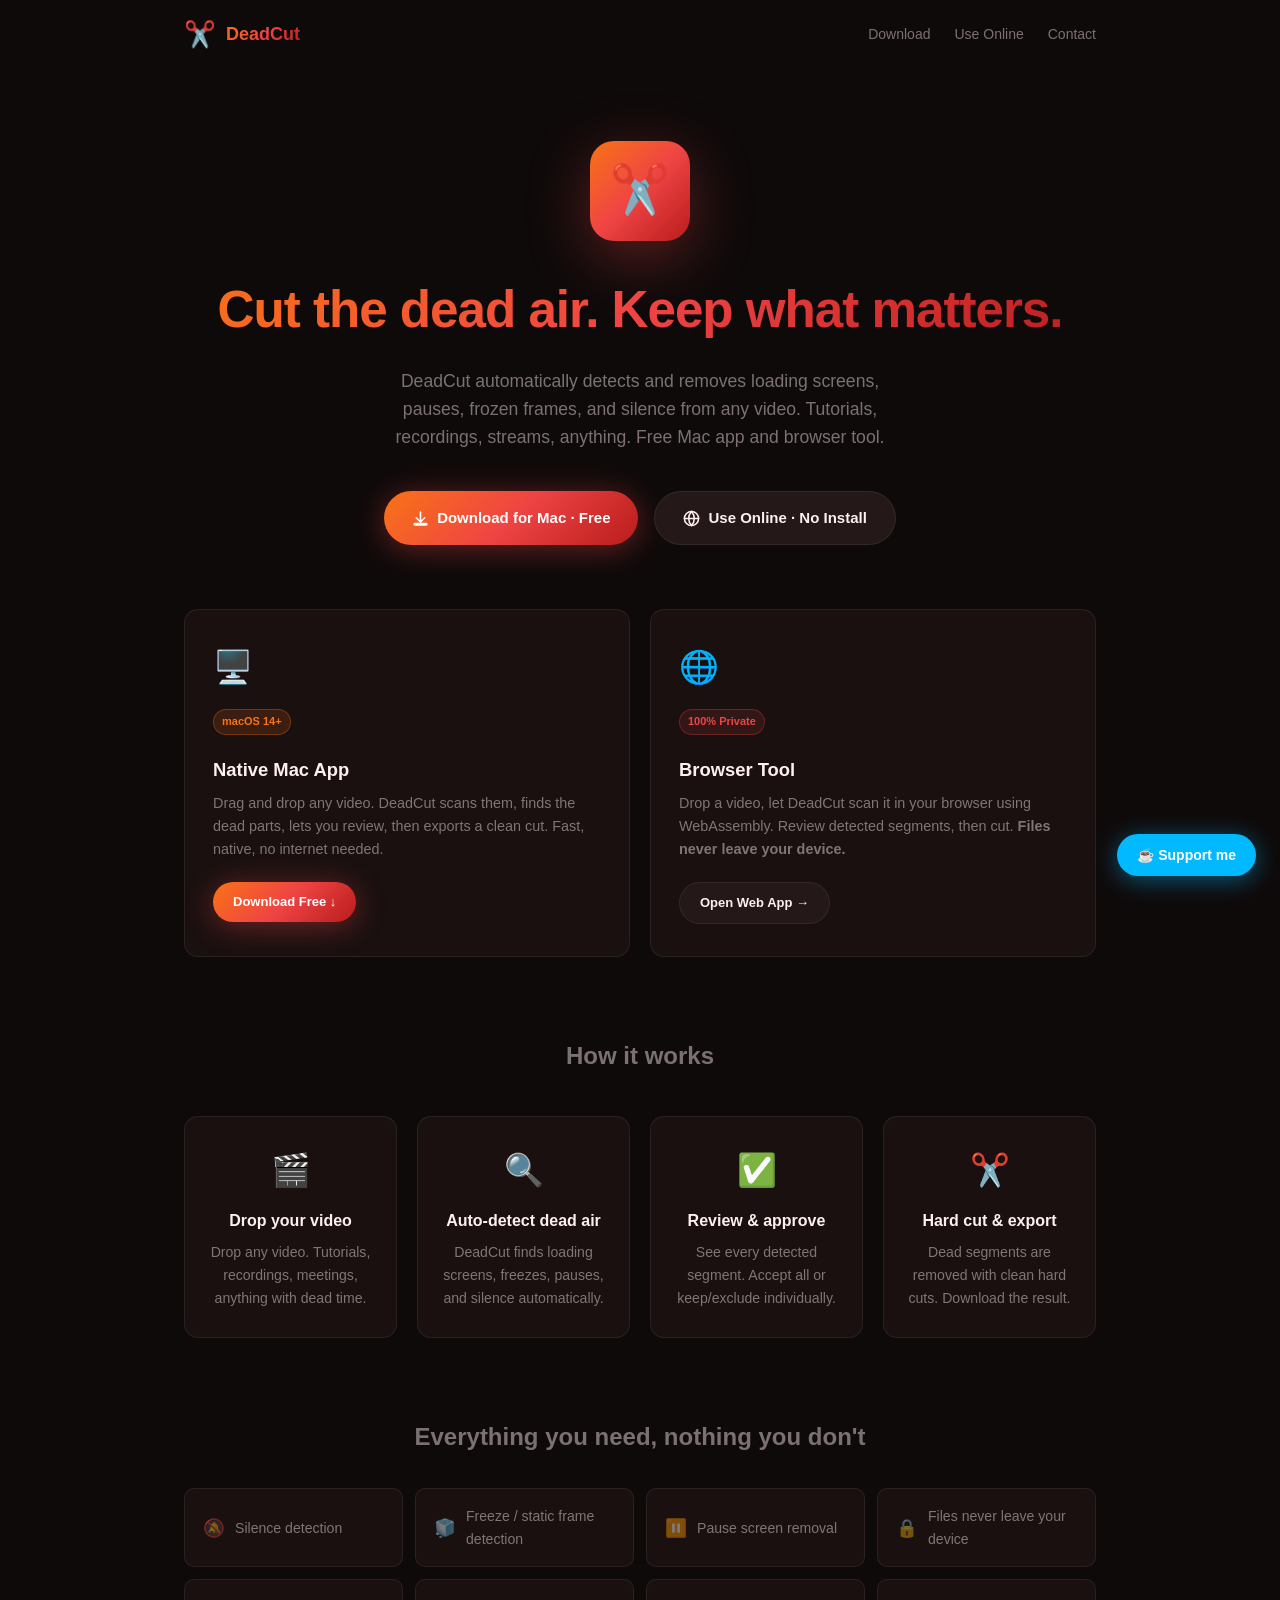
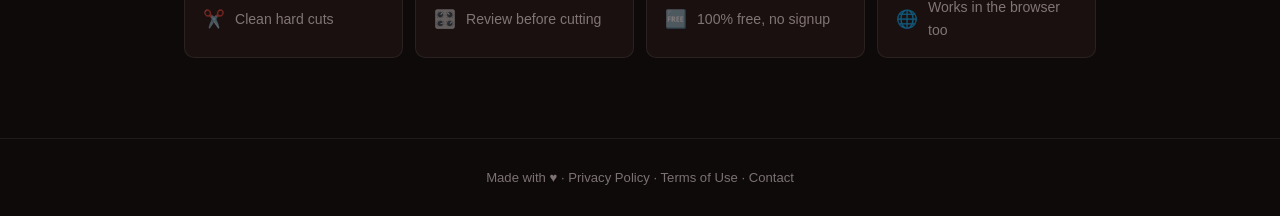
<file: docs/index.html>
<!DOCTYPE html>
<html lang="en">
<head>
  <meta charset="UTF-8" />
  <meta name="viewport" content="width=device-width, initial-scale=1.0" />
  <title>DeadCut · Auto-remove dead air from any video</title>
  <meta name="description" content="DeadCut automatically cuts out loading screens, pauses, and frozen frames from any video. Works on tutorials, recordings, streams, and more. Free Mac app and browser tool. No signup, no uploads." />
  <link rel="icon" type="image/png" href="icon.png" />
  <link rel="stylesheet" href="style.css" />
</head>
<body>

<!-- ── Nav ───────────────────────────────────────────────────── -->
<nav class="nav">
  <a href="index.html" class="nav-logo">
    <span style="font-size:1.6rem;line-height:1;">✂️</span>
    <span class="nav-logo-text">DeadCut</span>
  </a>
  <div class="nav-links">
    <a href="download.html">Download</a>
    <a href="online.html">Use Online</a>
    <a href="contact.html">Contact</a>
  </div>
</nav>

<!-- ── Hero ──────────────────────────────────────────────────── -->
<section class="hero">
  <div class="hero-icon">✂️</div>
  <h1>Cut the dead air. Keep what matters.</h1>
  <p>DeadCut automatically detects and removes loading screens, pauses, frozen frames, and silence from any video. Tutorials, recordings, streams, anything. Free Mac app and browser tool.</p>
  <div class="cta-row">
    <a href="download.html" class="btn btn-primary">
      <svg width="17" height="17" viewBox="0 0 24 24" fill="none" stroke="currentColor" stroke-width="2.2" stroke-linecap="round" stroke-linejoin="round"><path d="M12 17V3"/><path d="m6 11 6 6 6-6"/><rect x="3" y="19" width="18" height="2" rx="1"/></svg>
      Download for Mac · Free
    </a>
    <a href="online.html" class="btn btn-secondary">
      <svg width="17" height="17" viewBox="0 0 24 24" fill="none" stroke="currentColor" stroke-width="2.2" stroke-linecap="round" stroke-linejoin="round"><circle cx="12" cy="12" r="10"/><path d="M2 12h20M12 2a15.3 15.3 0 0 1 4 10 15.3 15.3 0 0 1-4 10 15.3 15.3 0 0 1-4-10 15.3 15.3 0 0 1 4-10z"/></svg>
      Use Online · No Install
    </a>
  </div>
</section>

<!-- ── Option Cards ───────────────────────────────────────────── -->
<div class="cards">
  <a href="download.html" class="card" style="text-decoration:none;color:inherit;">
    <div class="card-icon">🖥️</div>
    <span class="badge">macOS 14+</span>
    <h3>Native Mac App</h3>
    <p>Drag and drop any video. DeadCut scans them, finds the dead parts, lets you review, then exports a clean cut. Fast, native, no internet needed.</p>
    <span class="btn btn-primary" style="font-size:13px;padding:10px 20px;">
      Download Free ↓
    </span>
  </a>

  <a href="online.html" class="card" style="text-decoration:none;color:inherit;">
    <div class="card-icon">🌐</div>
    <span class="badge" style="background:rgba(239,68,68,0.12);color:#ef4444;border-color:rgba(239,68,68,0.3);">100% Private</span>
    <h3>Browser Tool</h3>
    <p>Drop a video, let DeadCut scan it in your browser using WebAssembly. Review detected segments, then cut. <strong>Files never leave your device.</strong></p>
    <span class="btn btn-secondary" style="font-size:13px;padding:10px 20px;">
      Open Web App →
    </span>
  </a>
</div>

<!-- ── How it works ───────────────────────────────────────────── -->
<section style="max-width:960px;margin:0 auto 80px;padding:0 24px;">
  <h2 style="text-align:center;font-size:1.5rem;font-weight:700;margin-bottom:40px;color:var(--muted);">How it works</h2>
  <div style="display:grid;grid-template-columns:repeat(auto-fit,minmax(200px,1fr));gap:20px;">
    <div style="text-align:center;padding:28px 20px;background:var(--surface);border:1px solid var(--border);border-radius:var(--radius);">
      <div style="font-size:2rem;margin-bottom:12px;">🎬</div>
      <h4 style="font-weight:700;margin-bottom:8px;">Drop your video</h4>
      <p style="color:var(--muted);font-size:.88rem;">Drop any video. Tutorials, recordings, meetings, anything with dead time.</p>
    </div>
    <div style="text-align:center;padding:28px 20px;background:var(--surface);border:1px solid var(--border);border-radius:var(--radius);">
      <div style="font-size:2rem;margin-bottom:12px;">🔍</div>
      <h4 style="font-weight:700;margin-bottom:8px;">Auto-detect dead air</h4>
      <p style="color:var(--muted);font-size:.88rem;">DeadCut finds loading screens, freezes, pauses, and silence automatically.</p>
    </div>
    <div style="text-align:center;padding:28px 20px;background:var(--surface);border:1px solid var(--border);border-radius:var(--radius);">
      <div style="font-size:2rem;margin-bottom:12px;">✅</div>
      <h4 style="font-weight:700;margin-bottom:8px;">Review &amp; approve</h4>
      <p style="color:var(--muted);font-size:.88rem;">See every detected segment. Accept all or keep/exclude individually.</p>
    </div>
    <div style="text-align:center;padding:28px 20px;background:var(--surface);border:1px solid var(--border);border-radius:var(--radius);">
      <div style="font-size:2rem;margin-bottom:12px;">✂️</div>
      <h4 style="font-weight:700;margin-bottom:8px;">Hard cut &amp; export</h4>
      <p style="color:var(--muted);font-size:.88rem;">Dead segments are removed with clean hard cuts. Download the result.</p>
    </div>
  </div>
</section>

<!-- ── Features ───────────────────────────────────────────────── -->
<section class="features">
  <h2>Everything you need, nothing you don't</h2>
  <div class="features-grid">
    <div class="feat"><span>🔕</span> Silence detection</div>
    <div class="feat"><span>🧊</span> Freeze / static frame detection</div>
    <div class="feat"><span>⏸️</span> Pause screen removal</div>
    <div class="feat"><span>🔒</span> Files never leave your device</div>
    <div class="feat"><span>✂️</span> Clean hard cuts</div>
    <div class="feat"><span>🎛️</span> Review before cutting</div>
    <div class="feat"><span>🆓</span> 100% free, no signup</div>
    <div class="feat"><span>🌐</span> Works in the browser too</div>
  </div>
</section>

<!-- ── Footer ─────────────────────────────────────────────────── -->
<footer>
  <p>Made with ♥ · <a href="privacy.html">Privacy Policy</a> · <a href="terms.html">Terms of Use</a> · <a href="contact.html">Contact</a></p>
</footer>

<!-- ── Ko-fi ───────────────────────────────────────────────────── -->
<a href="https://ko-fi.com/yooyplay" target="_blank" class="kofi-widget">☕ Support me</a>

</body>
</html>
</file>
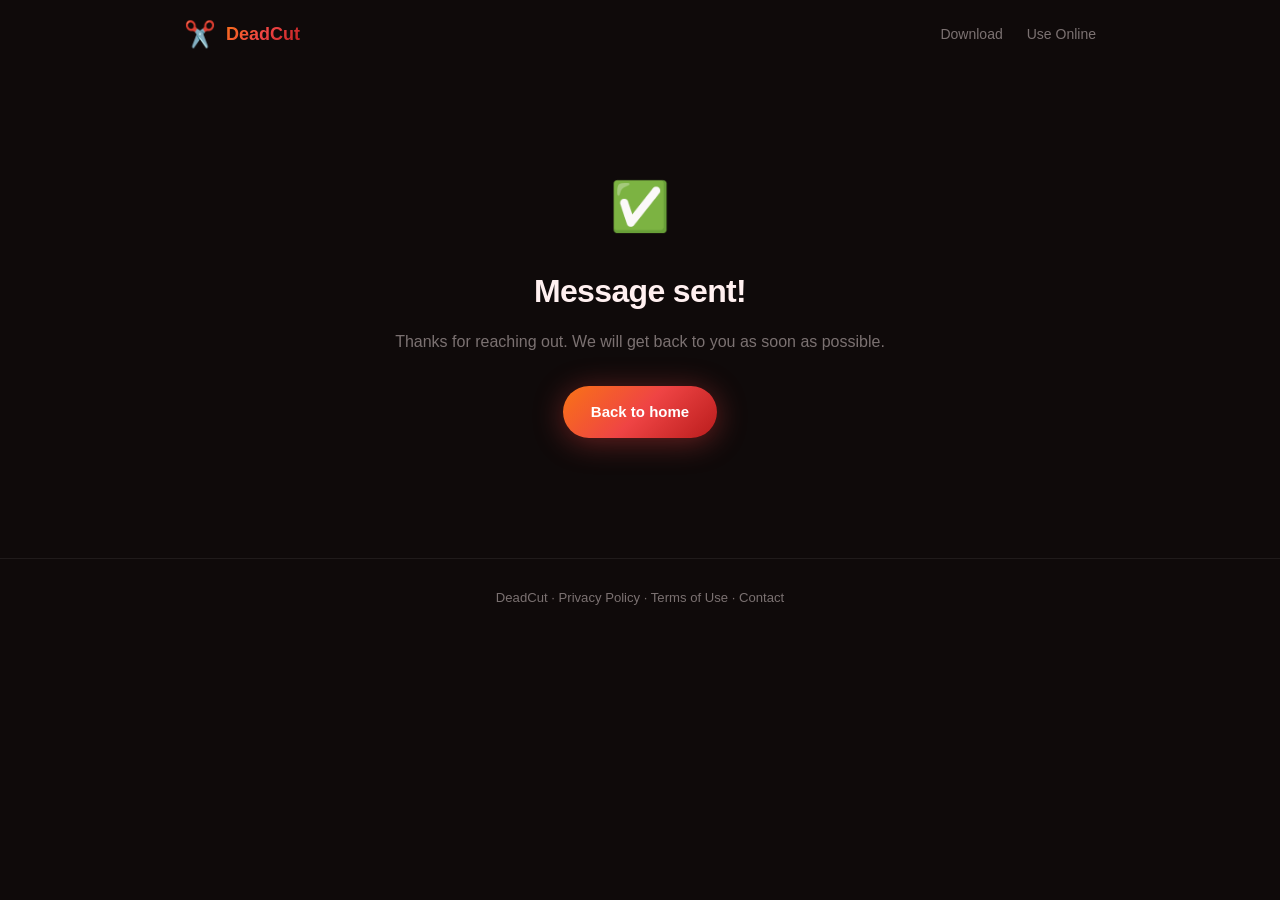
<file: docs/contact-thanks.html>
<!DOCTYPE html>
<html lang="en">
<head>
  <meta charset="UTF-8" />
  <meta name="viewport" content="width=device-width, initial-scale=1.0" />
  <title>Message Sent · DeadCut</title>
  <link rel="icon" type="image/png" href="icon.png" />
  <link rel="stylesheet" href="style.css" />
</head>
<body>

<nav class="nav">
  <a href="index.html" class="nav-logo">
    <span style="font-size:1.6rem;line-height:1;">✂️</span>
    <span class="nav-logo-text">DeadCut</span>
  </a>
  <div class="nav-links">
    <a href="download.html">Download</a>
    <a href="online.html">Use Online</a>
  </div>
</nav>

<div class="page" style="text-align:center;padding-top:100px;">
  <div style="font-size:3rem;margin-bottom:20px;">✅</div>
  <h1 style="margin-bottom:12px;">Message sent!</h1>
  <p style="color:var(--muted);margin-bottom:32px;">Thanks for reaching out. We will get back to you as soon as possible.</p>
  <a href="index.html" class="btn btn-primary">Back to home</a>
</div>

<footer>
  <p>
    DeadCut ·
    <a href="privacy.html">Privacy Policy</a> ·
    <a href="terms.html">Terms of Use</a> ·
    <a href="contact.html">Contact</a>
  </p>
</footer>

</body>
</html>
</file>
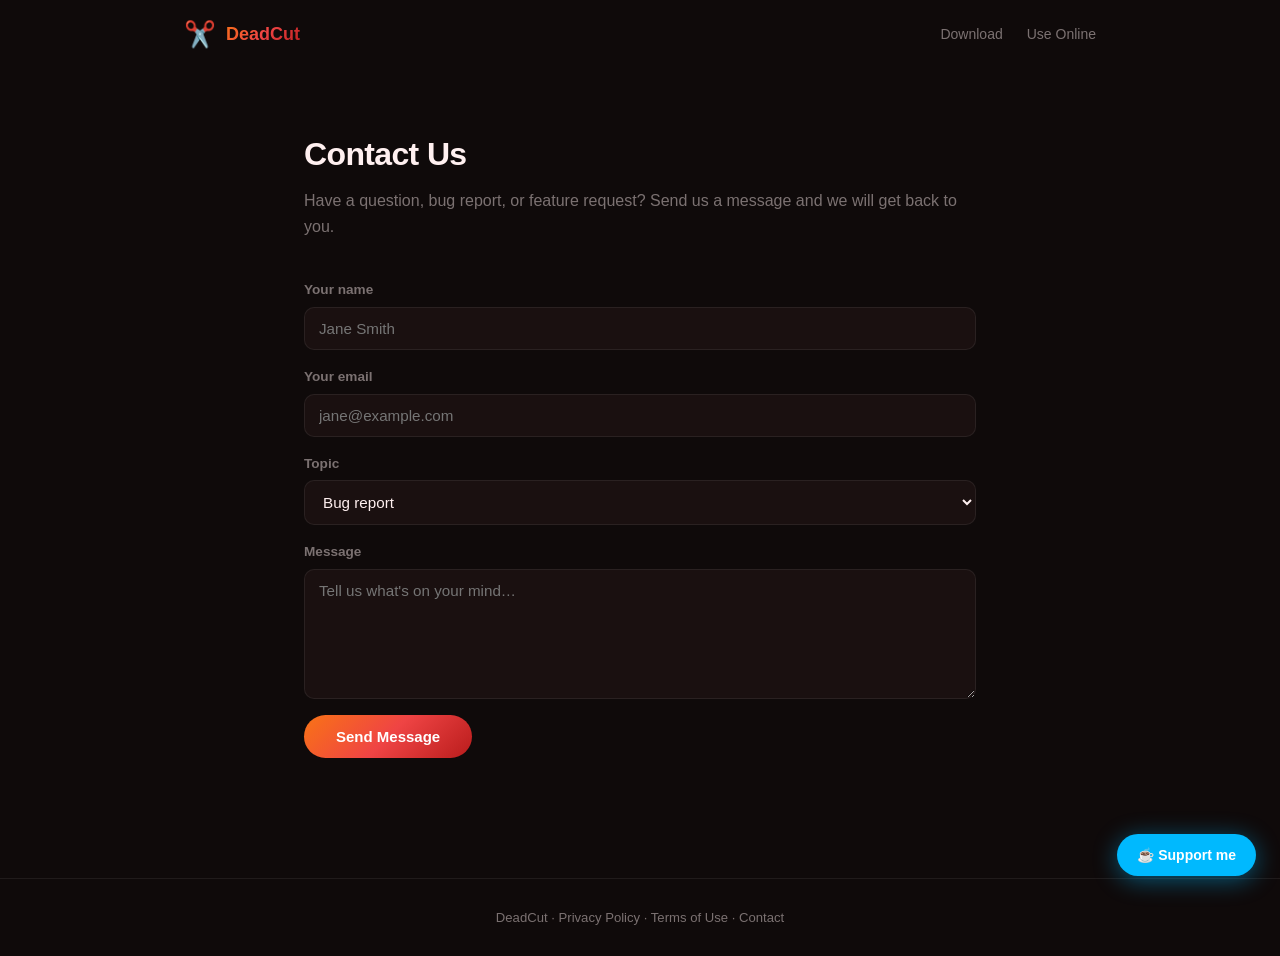
<file: docs/contact.html>
<!DOCTYPE html>
<html lang="en">
<head>
  <meta charset="UTF-8" />
  <meta name="viewport" content="width=device-width, initial-scale=1.0" />
  <title>Contact · DeadCut</title>
  <meta name="description" content="Get in touch with the DeadCut team." />
  <link rel="icon" type="image/png" href="icon.png" />
  <link rel="stylesheet" href="style.css" />
  <style>
    .contact-form { display:flex; flex-direction:column; gap:16px; margin-top:32px; }
    .form-group { display:flex; flex-direction:column; gap:6px; }
    .form-group label { font-size:.85rem; font-weight:600; color:var(--muted); }
    .form-group input, .form-group textarea, .form-group select {
      background:var(--surface); border:1.5px solid var(--border);
      border-radius:10px; padding:12px 14px; color:var(--text);
      font-size:.95rem; font-family:inherit; outline:none; transition:border-color .2s; width:100%;
    }
    .form-group input:focus, .form-group textarea:focus, .form-group select:focus { border-color:var(--a2); }
    .form-group textarea { resize:vertical; min-height:130px; }
    .form-group select option { background:var(--surface2); }
    .submit-btn {
      align-self:flex-start; background:var(--grad); color:#fff;
      border:none; border-radius:50px; padding:13px 32px;
      font-size:15px; font-weight:600; cursor:pointer; transition:opacity .2s, transform .2s;
    }
    .submit-btn:hover { opacity:.9; transform:translateY(-1px); }
  </style>
</head>
<body>

<nav class="nav">
  <a href="index.html" class="nav-logo">
    <span style="font-size:1.6rem;line-height:1;">✂️</span>
    <span class="nav-logo-text">DeadCut</span>
  </a>
  <div class="nav-links">
    <a href="download.html">Download</a>
    <a href="online.html">Use Online</a>
  </div>
</nav>

<div class="page">
  <h1>Contact Us</h1>
  <p>Have a question, bug report, or feature request? Send us a message and we will get back to you.</p>

  <form
    class="contact-form"
    action="https://formsubmit.co/yooyplay@gmail.com"
    method="POST"
  >
    <input type="hidden" name="_subject" value="DeadCut Contact Form" />
    <input type="hidden" name="_captcha" value="false" />
    <input type="hidden" name="_next" value="https://yooyplay.github.io/DeadCut/contact-thanks.html" />
    <input type="text" name="_honey" style="display:none" />

    <div class="form-group">
      <label for="name">Your name</label>
      <input type="text" id="name" name="name" placeholder="Jane Smith" required />
    </div>

    <div class="form-group">
      <label for="email">Your email</label>
      <input type="email" id="email" name="email" placeholder="jane@example.com" required />
    </div>

    <div class="form-group">
      <label for="topic">Topic</label>
      <select id="topic" name="topic">
        <option value="bug">Bug report</option>
        <option value="feature">Feature request</option>
        <option value="question">General question</option>
        <option value="other">Other</option>
      </select>
    </div>

    <div class="form-group">
      <label for="message">Message</label>
      <textarea id="message" name="message" placeholder="Tell us what's on your mind…" required></textarea>
    </div>

    <button type="submit" class="submit-btn">Send Message</button>
  </form>
</div>

<footer>
  <p>
    DeadCut ·
    <a href="privacy.html">Privacy Policy</a> ·
    <a href="terms.html">Terms of Use</a> ·
    <a href="contact.html">Contact</a>
  </p>
</footer>

<a href="https://ko-fi.com/yooyplay" target="_blank" class="kofi-widget">☕ Support me</a>

</body>
</html>
</file>
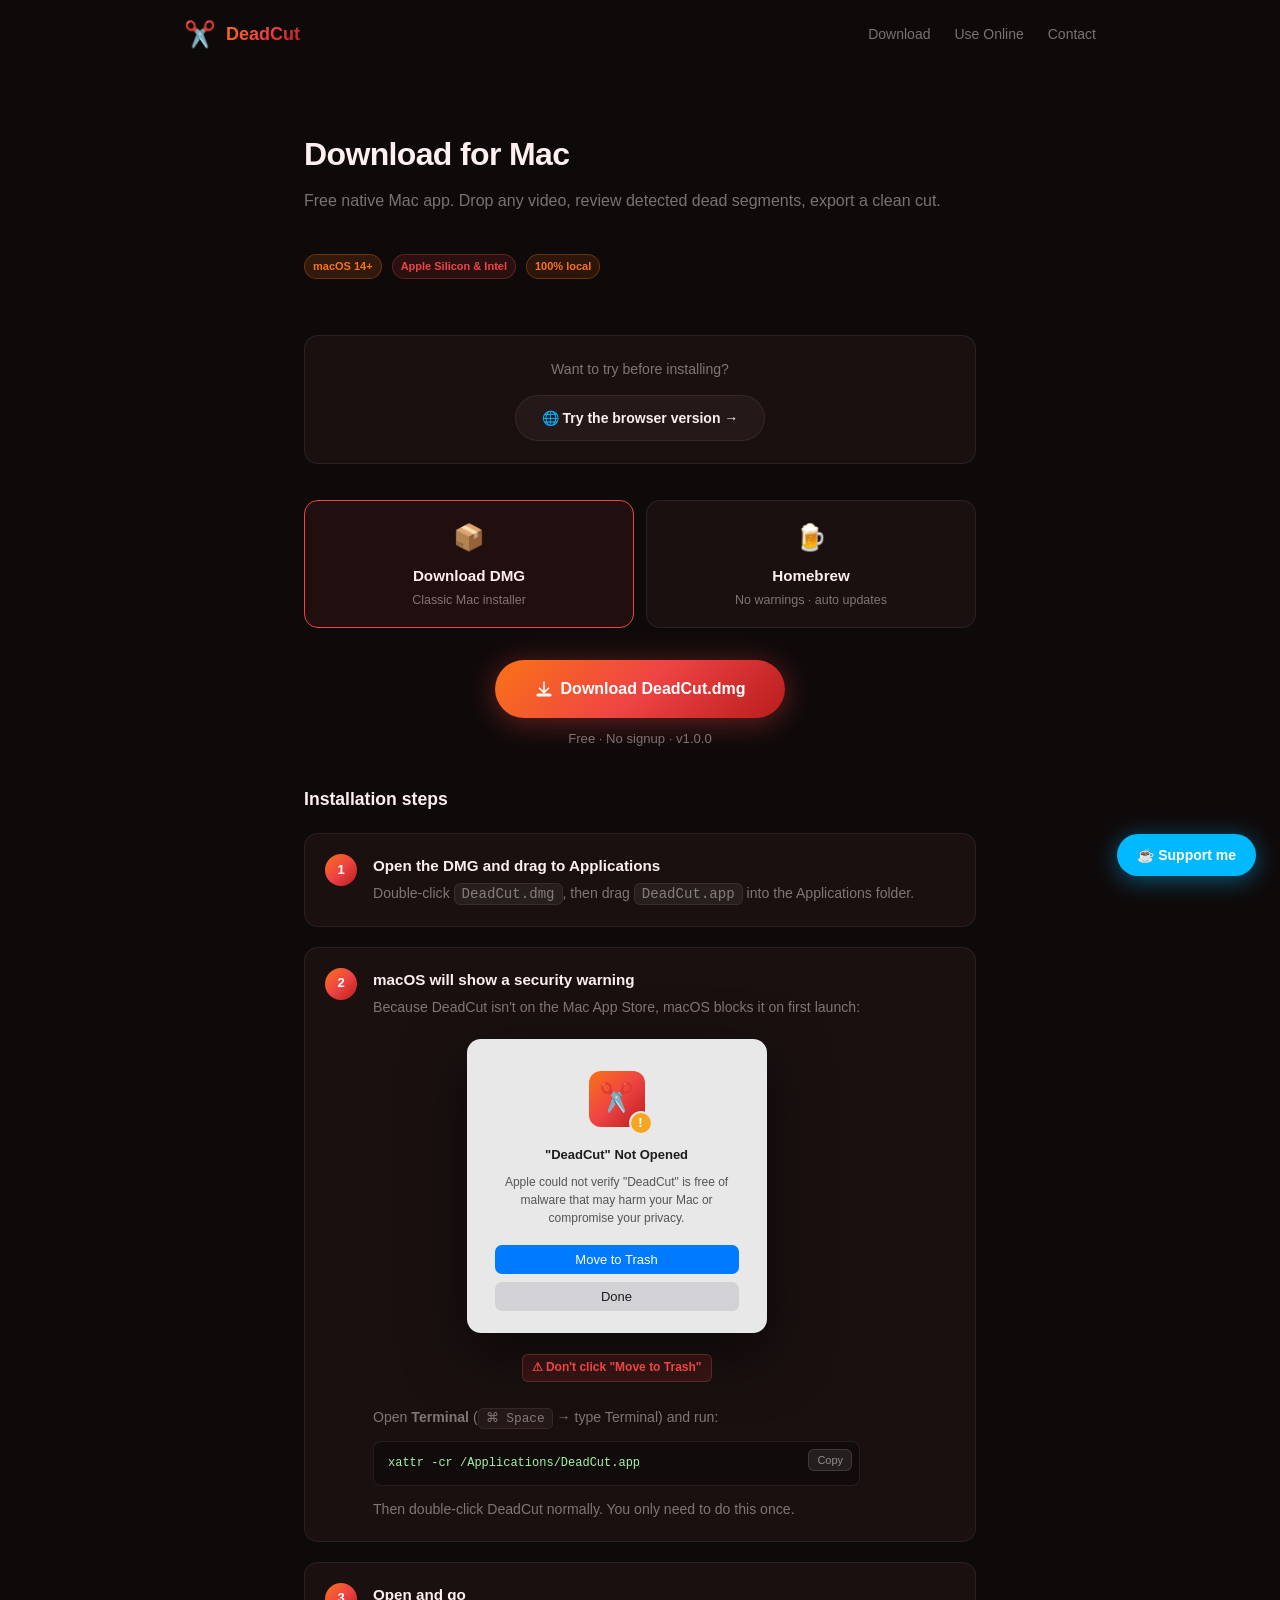
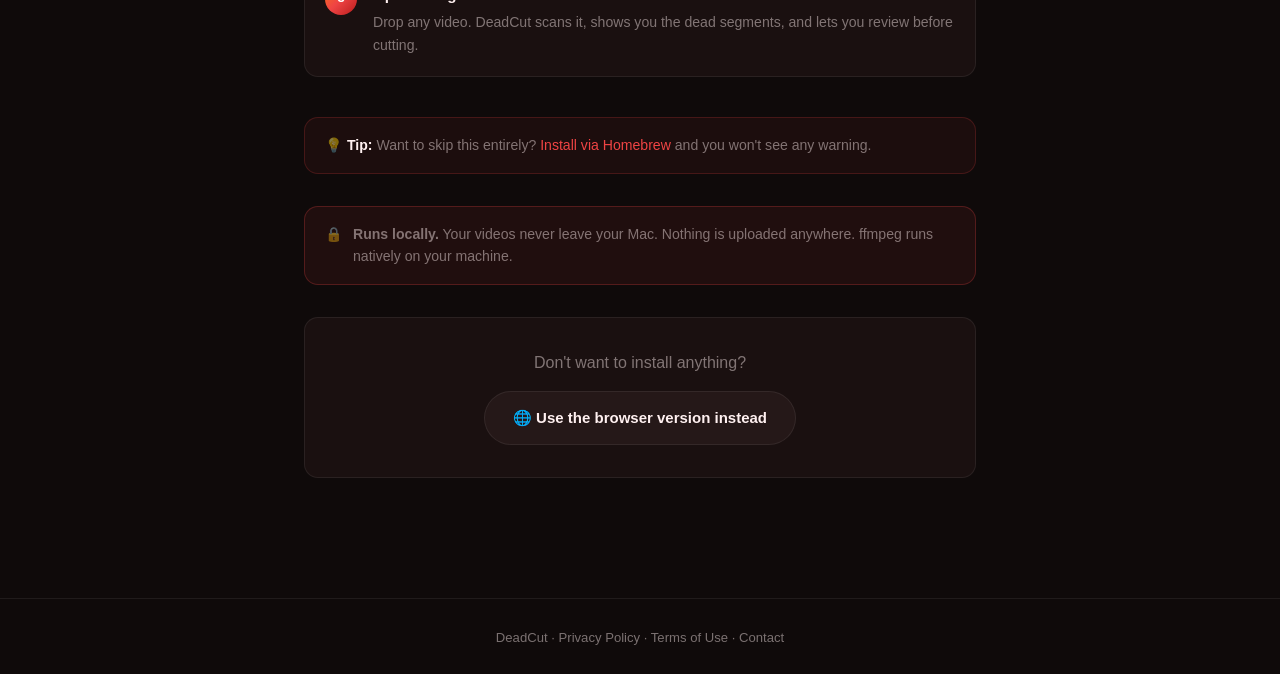
<file: docs/download.html>
<!DOCTYPE html>
<html lang="en">
<head>
  <meta charset="UTF-8" />
  <meta name="viewport" content="width=device-width, initial-scale=1.0" />
  <title>Download DeadCut for Mac</title>
  <meta name="description" content="Download DeadCut, free Mac app to auto-remove dead air from any video." />
  <link rel="icon" type="image/png" href="icon.png" />
  <link rel="stylesheet" href="style.css" />
  <style>
    .step-body { min-width: 0; overflow: hidden; }
    .terminal-wrap { position:relative; margin:12px 0; }
    .terminal-block {
      background:rgba(0,0,0,0.3); border:1px solid rgba(255,255,255,0.08);
      border-radius:8px; padding:12px 14px; padding-right:44px;
      font-family:'SF Mono',Menlo,monospace; font-size:12px;
      color:#a5f3a5; white-space:pre-wrap; word-break:break-all; margin:0;
    }
    .copy-btn {
      position:absolute; top:8px; right:8px;
      background:rgba(255,255,255,0.08); border:1px solid rgba(255,255,255,0.12);
      border-radius:6px; padding:4px 8px; cursor:pointer;
      font-size:11px; color:rgba(255,255,255,0.5);
      transition:background .15s, color .15s;
    }
    .copy-btn:hover { background:rgba(255,255,255,0.15); color:#fff; }
    .copy-btn.copied { color:#a5f3a5; border-color:rgba(165,243,165,0.3); }
    kbd {
      background:var(--surface2); border:1px solid var(--border);
      border-radius:5px; padding:2px 7px; font-family:'SF Mono',Menlo,monospace; font-size:.8rem;
    }
    .gatekeeper-mock {
      background:#e8e8e8; border-radius:14px; padding:28px 28px 22px;
      max-width:300px; margin:20px auto;
      box-shadow:0 20px 60px rgba(0,0,0,0.5); text-align:center;
      font-family:-apple-system,BlinkMacSystemFont,sans-serif;
    }
    .gk-icon-wrap { width:64px; height:64px; margin:0 auto 14px; position:relative; display:flex; align-items:center; justify-content:center; }
    .gk-app-icon { width:56px; height:56px; background:linear-gradient(135deg,#f97316,#ef4444,#b91c1c); border-radius:12px; display:flex;align-items:center;justify-content:center;font-size:28px; }
    .gk-warn-badge { position:absolute; bottom:-4px; right:-4px; width:24px; height:24px; background:#f5a623; border-radius:50%; border:2px solid #e8e8e8; display:flex; align-items:center; justify-content:center; font-size:13px; font-weight:900; color:#fff; line-height:1; }
    .gk-title { font-size:13px; font-weight:700; color:#1d1d1f; margin-bottom:8px; }
    .gk-body { font-size:12px; color:#555; line-height:1.5; margin-bottom:18px; }
    .gk-btns { display:flex; flex-direction:column; gap:8px; }
    .gk-btn { padding:7px; border-radius:7px; font-size:13px; font-weight:500; border:none; cursor:default; }
    .gk-btn.primary { background:#007aff; color:#fff; }
    .gk-btn.secondary { background:#d1d1d6; color:#1d1d1f; }
    .gk-label { display:inline-block; background:rgba(239,68,68,0.12); color:#ef4444; border:1px solid rgba(239,68,68,0.3); border-radius:6px; font-size:.75rem; font-weight:600; padding:3px 9px; margin-bottom:14px; }
    .method-tabs { display:flex; gap:12px; margin-bottom:32px; }
    .method-tab { flex:1; padding:16px; border-radius:var(--radius); border:1.5px solid var(--border); background:var(--surface); cursor:pointer; text-align:center; transition:border-color .2s, background .2s; }
    .method-tab.active { border-color:var(--a2); background:rgba(239,68,68,0.08); }
    .method-tab .tab-icon { font-size:1.6rem; margin-bottom:6px; }
    .method-tab .tab-title { font-weight:700; font-size:.95rem; }
    .method-tab .tab-sub { font-size:.78rem; color:var(--muted); margin-top:3px; }
    .method-panel { display:none; }
    .method-panel.active { display:block; }
  </style>
</head>
<body>

<!-- ── Nav ───────────────────────────────────────────────────── -->
<nav class="nav">
  <a href="index.html" class="nav-logo">
    <span style="font-size:1.6rem;line-height:1;">✂️</span>
    <span class="nav-logo-text">DeadCut</span>
  </a>
  <div class="nav-links">
    <a href="download.html">Download</a>
    <a href="online.html">Use Online</a>
    <a href="contact.html">Contact</a>
  </div>
</nav>

<div class="page">

  <h1>Download for Mac</h1>
  <p>Free native Mac app. Drop any video, review detected dead segments, export a clean cut.</p>

  <div style="display:flex;gap:10px;flex-wrap:wrap;margin-bottom:36px;">
    <span class="badge">macOS 14+</span>
    <span class="badge" style="background:rgba(239,68,68,0.12);color:var(--a2);border-color:rgba(239,68,68,0.3);">Apple Silicon &amp; Intel</span>
    <span class="badge" style="background:rgba(249,115,22,0.12);color:var(--a1);border-color:rgba(249,115,22,0.3);">100% local</span>
  </div>

  <!-- Try browser version -->
  <div style="text-align:center;padding:22px;background:var(--surface);border:1px solid var(--border);border-radius:var(--radius);margin-bottom:36px;">
    <p style="color:var(--muted);font-size:.88rem;margin-bottom:14px;">Want to try before installing?</p>
    <a href="online.html" class="btn btn-secondary" style="font-size:14px;padding:11px 26px;">
      🌐 Try the browser version →
    </a>
  </div>

  <!-- Method Tabs -->
  <div class="method-tabs">
    <div class="method-tab active" onclick="switchTab('dmg')">
      <div class="tab-icon">📦</div>
      <div class="tab-title">Download DMG</div>
      <div class="tab-sub">Classic Mac installer</div>
    </div>
    <div class="method-tab" onclick="switchTab('brew')">
      <div class="tab-icon">🍺</div>
      <div class="tab-title">Homebrew</div>
      <div class="tab-sub">No warnings · auto updates</div>
    </div>
  </div>

  <!-- ── DMG Panel ──────────────────────────────────────────────── -->
  <div class="method-panel active" id="panel-dmg">

    <div style="text-align:center;margin-bottom:36px;">
      <a href="https://github.com/yooyplay/DeadCut/releases/latest/download/DeadCut.dmg"
         class="btn btn-primary" style="font-size:16px;padding:16px 40px;">
        <svg width="18" height="18" viewBox="0 0 24 24" fill="none" stroke="currentColor" stroke-width="2.2" stroke-linecap="round" stroke-linejoin="round"><path d="M12 17V3"/><path d="m6 11 6 6 6-6"/><rect x="3" y="19" width="18" height="2" rx="1"/></svg>
        Download DeadCut.dmg
      </a>
      <p style="margin-top:10px;color:var(--muted);font-size:.82rem;">Free · No signup · v1.0.0</p>
    </div>

    <h2 style="font-size:1.1rem;font-weight:700;margin-bottom:20px;">Installation steps</h2>
    <div class="steps">

      <div class="step">
        <div class="step-num">1</div>
        <div class="step-body">
          <h4>Open the DMG and drag to Applications</h4>
          <p>Double-click <code>DeadCut.dmg</code>, then drag <code>DeadCut.app</code> into the Applications folder.</p>
        </div>
      </div>

      <div class="step">
        <div class="step-num">2</div>
        <div class="step-body">
          <h4>macOS will show a security warning</h4>
          <p>Because DeadCut isn't on the Mac App Store, macOS blocks it on first launch:</p>

          <div class="gatekeeper-mock">
            <div class="gk-icon-wrap">
              <div class="gk-app-icon">✂️</div>
              <div class="gk-warn-badge">!</div>
            </div>
            <div class="gk-title">"DeadCut" Not Opened</div>
            <div class="gk-body">Apple could not verify "DeadCut" is free of malware that may harm your Mac or compromise your privacy.</div>
            <div class="gk-btns">
              <button class="gk-btn primary">Move to Trash</button>
              <button class="gk-btn secondary">Done</button>
            </div>
          </div>

          <div style="text-align:center;"><span class="gk-label">⚠ Don't click "Move to Trash"</span></div>

          <p style="margin-top:10px;">Open <strong>Terminal</strong> (<kbd>⌘ Space</kbd> → type Terminal) and run:</p>
          <div class="terminal-wrap"><pre class="terminal-block">xattr -cr /Applications/DeadCut.app</pre><button class="copy-btn" onclick="copyCode(this)">Copy</button></div>
          <p>Then double-click DeadCut normally. You only need to do this once.</p>
        </div>
      </div>

      <div class="step">
        <div class="step-num">3</div>
        <div class="step-body">
          <h4>Open and go</h4>
          <p>Drop any video. DeadCut scans it, shows you the dead segments, and lets you review before cutting.</p>
        </div>
      </div>

    </div>

    <div style="background:rgba(239,68,68,0.06);border:1px solid rgba(239,68,68,0.2);border-radius:var(--radius);padding:16px 20px;margin-top:8px;font-size:.88rem;color:var(--muted);">
      💡 <strong style="color:var(--text);">Tip:</strong> Want to skip this entirely?
      <a href="#" onclick="switchTab('brew');return false;" style="color:var(--a2);">Install via Homebrew</a> and you won't see any warning.
    </div>

  </div>

  <!-- ── Homebrew Panel ─────────────────────────────────────────── -->
  <div class="method-panel" id="panel-brew">

    <div style="background:var(--surface);border:1px solid var(--border);border-radius:var(--radius);padding:22px;margin-bottom:28px;">
      <h3 style="font-size:.95rem;font-weight:700;margin-bottom:8px;">🍺 What is Homebrew?</h3>
      <p style="font-size:.88rem;color:var(--muted);line-height:1.7;margin:0;">Homebrew is a free package manager for Mac used by millions of developers. You run a command in Terminal and it handles the download, checksum check, and install. No Gatekeeper warnings, and updating later is one command.</p>
    </div>

    <h2 style="font-size:1.1rem;font-weight:700;margin-bottom:20px;">Install via Homebrew</h2>
    <div class="steps">

      <div class="step">
        <div class="step-num">1</div>
        <div class="step-body">
          <h4>Install Homebrew (skip if you already have it)</h4>
          <p>Open Terminal (<kbd>⌘ Space</kbd> → type <em>Terminal</em>) and run:</p>
          <div class="terminal-wrap"><pre class="terminal-block">/bin/bash -c "$(curl -fsSL https://raw.githubusercontent.com/Homebrew/install/HEAD/install.sh)"</pre><button class="copy-btn" onclick="copyCode(this)">Copy</button></div>
        </div>
      </div>

      <div class="step">
        <div class="step-num">2</div>
        <div class="step-body">
          <h4>Install DeadCut</h4>
          <div class="terminal-wrap"><pre class="terminal-block">brew tap yooyplay/tap
brew trust yooyplay/tap
brew reinstall --cask deadcut
xattr -cr /Applications/DeadCut.app
open /Applications/DeadCut.app</pre><button class="copy-btn" onclick="copyCode(this)">Copy</button></div>
        </div>
      </div>

      <div class="step">
        <div class="step-num">3</div>
        <div class="step-body">
          <h4>Update anytime with one command</h4>
          <div class="terminal-wrap"><pre class="terminal-block">brew upgrade --cask deadcut</pre><button class="copy-btn" onclick="copyCode(this)">Copy</button></div>
        </div>
      </div>

    </div>

  </div>

  <!-- Privacy note -->
  <div class="warning" style="margin-top:32px;">
    <span>🔒</span>
    <div><strong>Runs locally.</strong> Your videos never leave your Mac. Nothing is uploaded anywhere. ffmpeg runs natively on your machine.</div>
  </div>

  <!-- Browser fallback -->
  <div style="text-align:center;padding:32px;background:var(--surface);border:1px solid var(--border);border-radius:var(--radius);margin-top:24px;">
    <p style="color:var(--muted);margin-bottom:16px;">Don't want to install anything?</p>
    <a href="online.html" class="btn btn-secondary">🌐 Use the browser version instead</a>
  </div>

</div>

<!-- ── Footer ─────────────────────────────────────────────────── -->
<footer>
  <p>DeadCut · <a href="privacy.html">Privacy Policy</a> · <a href="terms.html">Terms of Use</a> · <a href="contact.html">Contact</a></p>
</footer>

<!-- ── Ko-fi ───────────────────────────────────────────────────── -->
<a href="https://ko-fi.com/yooyplay" target="_blank" class="kofi-widget">☕ Support me</a>

<script>
function copyCode(btn) {
  var text = btn.previousElementSibling.innerText;
  navigator.clipboard.writeText(text).then(function() {
    btn.textContent = 'Copied!';
    btn.classList.add('copied');
    setTimeout(function() { btn.textContent = 'Copy'; btn.classList.remove('copied'); }, 2000);
  });
}
function switchTab(tab) {
  document.querySelectorAll('.method-tab').forEach(function(t, i) {
    t.classList.toggle('active', (tab === 'dmg' && i === 0) || (tab === 'brew' && i === 1));
  });
  document.getElementById('panel-dmg').classList.toggle('active', tab === 'dmg');
  document.getElementById('panel-brew').classList.toggle('active', tab === 'brew');
  window.scrollTo({top: 0, behavior: 'smooth'});
}
</script>

</body>
</html>
</file>
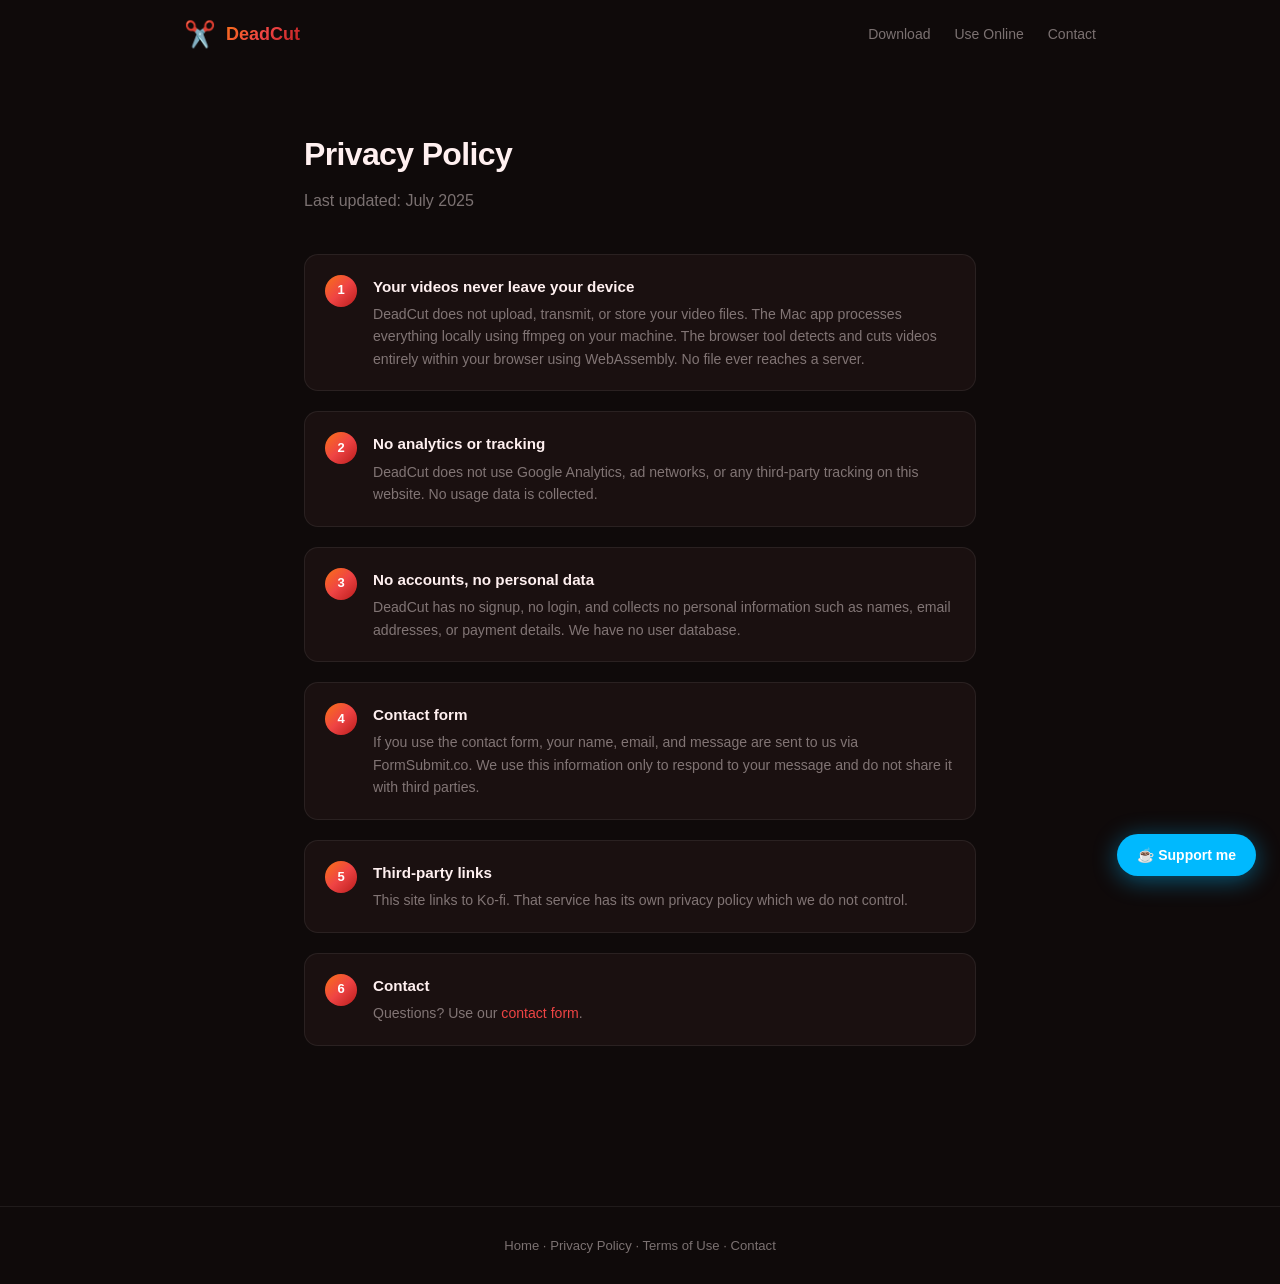
<file: docs/privacy.html>
<!DOCTYPE html>
<html lang="en">
<head>
  <meta charset="UTF-8" />
  <meta name="viewport" content="width=device-width, initial-scale=1.0" />
  <title>Privacy Policy · DeadCut</title>
  <meta name="description" content="Privacy Policy for DeadCut, free dead air remover for any video." />
  <link rel="icon" type="image/png" href="icon.png" />
  <link rel="stylesheet" href="style.css" />
</head>
<body>

<nav class="nav">
  <a href="index.html" class="nav-logo">
    <span style="font-size:1.6rem;line-height:1;">✂️</span>
    <span class="nav-logo-text">DeadCut</span>
  </a>
  <div class="nav-links">
    <a href="download.html">Download</a>
    <a href="online.html">Use Online</a>
    <a href="contact.html">Contact</a>
  </div>
</nav>

<div class="page">
  <h1>Privacy Policy</h1>
  <p style="color:var(--muted);margin-bottom:40px;">Last updated: July 2025</p>

  <div class="steps">

    <div class="step">
      <div class="step-num">1</div>
      <div class="step-body">
        <h4>Your videos never leave your device</h4>
        <p>DeadCut does not upload, transmit, or store your video files. The Mac app processes everything locally using ffmpeg on your machine. The browser tool detects and cuts videos entirely within your browser using WebAssembly. No file ever reaches a server.</p>
      </div>
    </div>

    <div class="step">
      <div class="step-num">2</div>
      <div class="step-body">
        <h4>No analytics or tracking</h4>
        <p>DeadCut does not use Google Analytics, ad networks, or any third-party tracking on this website. No usage data is collected.</p>
      </div>
    </div>

    <div class="step">
      <div class="step-num">3</div>
      <div class="step-body">
        <h4>No accounts, no personal data</h4>
        <p>DeadCut has no signup, no login, and collects no personal information such as names, email addresses, or payment details. We have no user database.</p>
      </div>
    </div>

    <div class="step">
      <div class="step-num">4</div>
      <div class="step-body">
        <h4>Contact form</h4>
        <p>If you use the contact form, your name, email, and message are sent to us via FormSubmit.co. We use this information only to respond to your message and do not share it with third parties.</p>
      </div>
    </div>

    <div class="step">
      <div class="step-num">5</div>
      <div class="step-body">
        <h4>Third-party links</h4>
        <p>This site links to Ko-fi. That service has its own privacy policy which we do not control.</p>
      </div>
    </div>

    <div class="step">
      <div class="step-num">6</div>
      <div class="step-body">
        <h4>Contact</h4>
        <p>Questions? Use our <a href="contact.html">contact form</a>.</p>
      </div>
    </div>

  </div>
</div>

<footer>
  <p>
    <a href="index.html">Home</a> ·
    <a href="privacy.html">Privacy Policy</a> ·
    <a href="terms.html">Terms of Use</a> ·
    <a href="contact.html">Contact</a>
  </p>
</footer>

<a href="https://ko-fi.com/yooyplay" target="_blank" class="kofi-widget">☕ Support me</a>

</body>
</html>
</file>
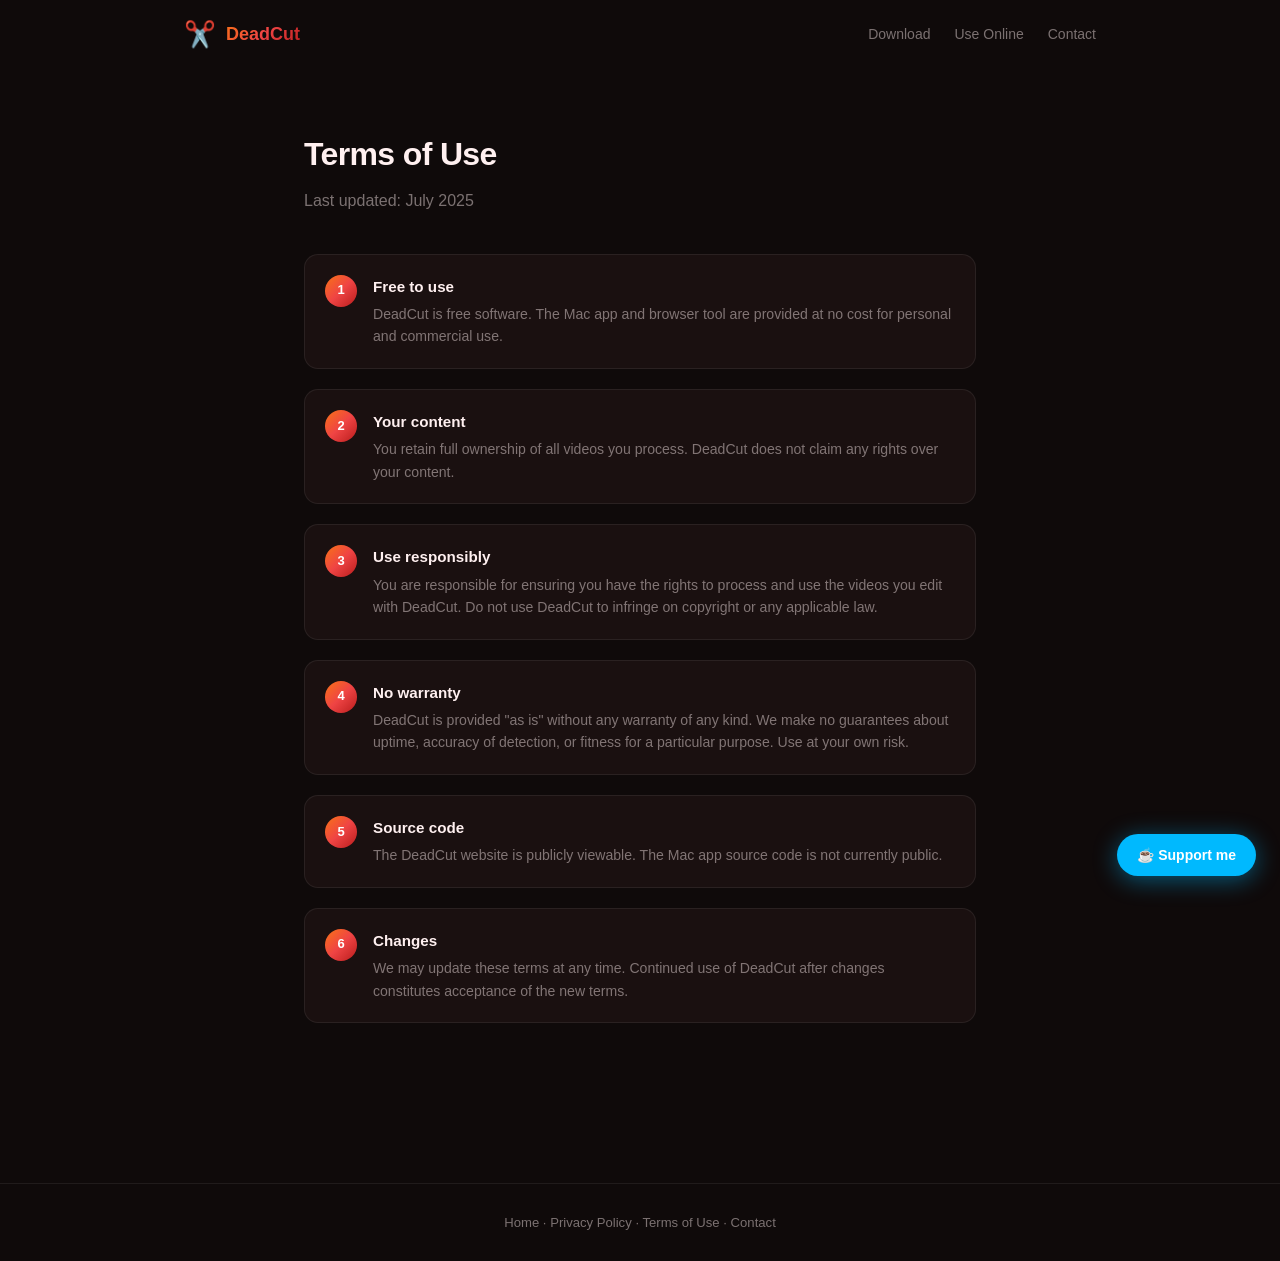
<file: docs/terms.html>
<!DOCTYPE html>
<html lang="en">
<head>
  <meta charset="UTF-8" />
  <meta name="viewport" content="width=device-width, initial-scale=1.0" />
  <title>Terms of Use · DeadCut</title>
  <meta name="description" content="Terms of Use for DeadCut, free dead air remover for any video." />
  <link rel="icon" type="image/png" href="icon.png" />
  <link rel="stylesheet" href="style.css" />
</head>
<body>

<nav class="nav">
  <a href="index.html" class="nav-logo">
    <span style="font-size:1.6rem;line-height:1;">✂️</span>
    <span class="nav-logo-text">DeadCut</span>
  </a>
  <div class="nav-links">
    <a href="download.html">Download</a>
    <a href="online.html">Use Online</a>
    <a href="contact.html">Contact</a>
  </div>
</nav>

<div class="page">
  <h1>Terms of Use</h1>
  <p style="color:var(--muted);margin-bottom:40px;">Last updated: July 2025</p>

  <div class="steps">

    <div class="step">
      <div class="step-num">1</div>
      <div class="step-body">
        <h4>Free to use</h4>
        <p>DeadCut is free software. The Mac app and browser tool are provided at no cost for personal and commercial use.</p>
      </div>
    </div>

    <div class="step">
      <div class="step-num">2</div>
      <div class="step-body">
        <h4>Your content</h4>
        <p>You retain full ownership of all videos you process. DeadCut does not claim any rights over your content.</p>
      </div>
    </div>

    <div class="step">
      <div class="step-num">3</div>
      <div class="step-body">
        <h4>Use responsibly</h4>
        <p>You are responsible for ensuring you have the rights to process and use the videos you edit with DeadCut. Do not use DeadCut to infringe on copyright or any applicable law.</p>
      </div>
    </div>

    <div class="step">
      <div class="step-num">4</div>
      <div class="step-body">
        <h4>No warranty</h4>
        <p>DeadCut is provided "as is" without any warranty of any kind. We make no guarantees about uptime, accuracy of detection, or fitness for a particular purpose. Use at your own risk.</p>
      </div>
    </div>

    <div class="step">
      <div class="step-num">5</div>
      <div class="step-body">
        <h4>Source code</h4>
        <p>The DeadCut website is publicly viewable. The Mac app source code is not currently public.</p>
      </div>
    </div>

    <div class="step">
      <div class="step-num">6</div>
      <div class="step-body">
        <h4>Changes</h4>
        <p>We may update these terms at any time. Continued use of DeadCut after changes constitutes acceptance of the new terms.</p>
      </div>
    </div>

  </div>
</div>

<footer>
  <p>
    <a href="index.html">Home</a> ·
    <a href="privacy.html">Privacy Policy</a> ·
    <a href="terms.html">Terms of Use</a> ·
    <a href="contact.html">Contact</a>
  </p>
</footer>

<a href="https://ko-fi.com/yooyplay" target="_blank" class="kofi-widget">☕ Support me</a>

</body>
</html>
</file>
<file: docs/style.css>
/* ── Reset & Base ─────────────────────────────────────────────── */
*, *::before, *::after { box-sizing: border-box; margin: 0; padding: 0; }

:root {
  --bg:        #0f0a0a;
  --surface:   #1a1010;
  --surface2:  #251818;
  --border:    rgba(255,255,255,0.07);
  --text:      #fff0f0;
  --muted:     rgba(255,240,240,0.45);
  --a1:        #f97316;
  --a2:        #ef4444;
  --a3:        #b91c1c;
  --grad:      linear-gradient(135deg, #f97316, #ef4444, #b91c1c);
  --radius:    14px;
}

html { scroll-behavior: smooth; }

body {
  background: var(--bg);
  color: var(--text);
  font-family: -apple-system, BlinkMacSystemFont, "Segoe UI", sans-serif;
  font-size: 16px;
  line-height: 1.6;
  min-height: 100vh;
}

a { color: var(--a2); text-decoration: none; }
a:hover { text-decoration: underline; }

/* ── Ko-fi Widget ─────────────────────────────────────────────── */
.kofi-widget {
  position: fixed !important;
  bottom: 24px !important;
  right: 24px !important;
  z-index: 9999 !important;
  display: inline-flex !important;
  align-items: center;
  gap: 8px;
  background: #00b9fe !important;
  color: #fff !important;
  font-size: 14px;
  font-weight: 600;
  padding: 10px 20px;
  border-radius: 50px;
  text-decoration: none !important;
  box-shadow: 0 4px 24px rgba(0,185,254,0.45);
  transition: transform .2s, box-shadow .2s;
}
.kofi-widget:hover {
  transform: translateY(-2px);
  box-shadow: 0 8px 32px rgba(0,185,254,0.6);
  text-decoration: none !important;
  color: #fff !important;
}

/* ── Navbar ───────────────────────────────────────────────────── */
.nav {
  display: flex;
  align-items: center;
  justify-content: space-between;
  max-width: 960px;
  margin: 0 auto;
  padding: 20px 24px;
}
.nav-logo {
  display: flex;
  align-items: center;
  gap: 10px;
  font-weight: 700;
  font-size: 18px;
  color: var(--text);
  text-decoration: none;
}
.nav-logo img { width: 32px; height: 32px; border-radius: 8px; }
.nav-logo-text {
  background: var(--grad);
  -webkit-background-clip: text;
  -webkit-text-fill-color: transparent;
  background-clip: text;
}
.nav-links { display: flex; gap: 24px; }
.nav-links a { color: var(--muted); font-size: 14px; transition: color .2s; }
.nav-links a:hover { color: var(--text); text-decoration: none; }

/* ── Hero ─────────────────────────────────────────────────────── */
.hero {
  max-width: 960px;
  margin: 0 auto;
  padding: 72px 24px 64px;
  text-align: center;
}
.hero-icon {
  width: 100px;
  height: 100px;
  border-radius: 24px;
  box-shadow: 0 16px 60px rgba(239,68,68,0.35);
  margin: 0 auto 28px;
  display: block;
  background: var(--grad);
  display: flex;
  align-items: center;
  justify-content: center;
  font-size: 3rem;
}
.hero h1 {
  font-size: clamp(2rem, 5vw, 3.2rem);
  font-weight: 800;
  letter-spacing: -.02em;
  background: var(--grad);
  -webkit-background-clip: text;
  -webkit-text-fill-color: transparent;
  background-clip: text;
  margin-bottom: 16px;
}
.hero p {
  color: var(--muted);
  font-size: 1.1rem;
  max-width: 520px;
  margin: 0 auto 40px;
}

/* ── CTA Buttons ──────────────────────────────────────────────── */
.cta-row {
  display: flex;
  gap: 16px;
  justify-content: center;
  flex-wrap: wrap;
}
.btn {
  display: inline-flex;
  align-items: center;
  gap: 8px;
  padding: 14px 28px;
  border-radius: 50px;
  font-size: 15px;
  font-weight: 600;
  cursor: pointer;
  transition: transform .2s, box-shadow .2s, opacity .2s;
  text-decoration: none;
  border: none;
}
.btn:hover { transform: translateY(-2px); text-decoration: none; }
.btn-primary {
  background: var(--grad);
  color: #fff;
  box-shadow: 0 4px 30px rgba(239,68,68,0.4);
}
.btn-primary:hover { box-shadow: 0 8px 40px rgba(239,68,68,0.55); }
.btn-secondary {
  background: var(--surface2);
  color: var(--text);
  border: 1px solid var(--border);
}
.btn-secondary:hover { border-color: rgba(255,255,255,0.2); }
.btn:disabled { opacity: .5; cursor: not-allowed; transform: none !important; }

/* ── Cards ────────────────────────────────────────────────────── */
.cards {
  display: grid;
  grid-template-columns: repeat(auto-fit, minmax(280px, 1fr));
  gap: 20px;
  max-width: 960px;
  margin: 0 auto;
  padding: 0 24px 80px;
}
.card {
  background: var(--surface);
  border: 1px solid var(--border);
  border-radius: var(--radius);
  padding: 32px 28px;
  transition: border-color .2s, transform .2s;
}
.card:hover { border-color: rgba(255,255,255,0.14); transform: translateY(-2px); }
.card-icon { font-size: 2rem; margin-bottom: 14px; }
.card h3 { font-size: 1.15rem; font-weight: 700; margin-bottom: 8px; }
.card p { color: var(--muted); font-size: .9rem; margin-bottom: 20px; }
.badge {
  display: inline-block;
  font-size: 11px;
  font-weight: 600;
  padding: 3px 8px;
  border-radius: 20px;
  background: rgba(249,115,22,0.15);
  color: var(--a1);
  border: 1px solid rgba(249,115,22,0.3);
  margin-bottom: 20px;
}

/* ── Feature Grid ─────────────────────────────────────────────── */
.features {
  max-width: 960px;
  margin: 0 auto 80px;
  padding: 0 24px;
}
.features h2 {
  text-align: center;
  font-size: 1.5rem;
  font-weight: 700;
  margin-bottom: 32px;
  color: var(--muted);
}
.features-grid {
  display: grid;
  grid-template-columns: repeat(auto-fit, minmax(200px, 1fr));
  gap: 12px;
}
.feat {
  background: var(--surface);
  border: 1px solid var(--border);
  border-radius: 10px;
  padding: 16px 18px;
  font-size: .88rem;
  display: flex;
  align-items: center;
  gap: 10px;
  color: var(--muted);
}
.feat span { font-size: 1.1rem; }

/* ── Page (download / online) ─────────────────────────────────── */
.page {
  max-width: 720px;
  margin: 0 auto;
  padding: 60px 24px 120px;
}
.page h1 {
  font-size: 2rem;
  font-weight: 800;
  letter-spacing: -.02em;
  margin-bottom: 8px;
}
.page > p { color: var(--muted); margin-bottom: 40px; }

/* Steps */
.steps { display: flex; flex-direction: column; gap: 20px; margin-bottom: 40px; }
.step {
  display: flex;
  gap: 16px;
  background: var(--surface);
  border: 1px solid var(--border);
  border-radius: var(--radius);
  padding: 20px;
}
.step-num {
  width: 32px; height: 32px;
  border-radius: 50%;
  background: var(--grad);
  display: flex; align-items: center; justify-content: center;
  font-size: 13px; font-weight: 700; color: #fff;
  flex-shrink: 0;
}
.step-body h4 { font-size: .95rem; font-weight: 700; margin-bottom: 4px; }
.step-body p, .step-body code { color: var(--muted); font-size: .88rem; }
code {
  background: rgba(255,255,255,0.06);
  border: 1px solid var(--border);
  border-radius: 6px;
  padding: 2px 7px;
  font-family: "SF Mono", Menlo, monospace;
  font-size: .83rem;
}

/* Warning box */
.warning {
  background: rgba(239,68,68,0.08);
  border: 1px solid rgba(239,68,68,0.25);
  border-radius: var(--radius);
  padding: 16px 20px;
  font-size: .88rem;
  color: var(--muted);
  margin-bottom: 32px;
  display: flex;
  gap: 10px;
}

/* ── Online tool ──────────────────────────────────────────────── */
.drop-zone {
  border: 2px dashed var(--border);
  border-radius: var(--radius);
  padding: 60px 24px;
  text-align: center;
  cursor: pointer;
  transition: border-color .2s, background .2s;
  margin-bottom: 28px;
  position: relative;
}
.drop-zone.dragover {
  border-color: var(--a2);
  background: rgba(239,68,68,0.05);
}
.drop-zone input[type=file] {
  position: absolute; inset: 0; opacity: 0; cursor: pointer; width: 100%; height: 100%;
}
.drop-zone-icon { font-size: 3rem; margin-bottom: 12px; }
.drop-zone h3 { font-size: 1.1rem; font-weight: 600; margin-bottom: 6px; }
.drop-zone p { color: var(--muted); font-size: .9rem; }

.progress-wrap {
  background: var(--surface);
  border: 1px solid var(--border);
  border-radius: var(--radius);
  padding: 24px;
  margin-bottom: 20px;
  display: none;
}
.progress-wrap.visible { display: block; }
.progress-label { font-size: .88rem; color: var(--muted); margin-bottom: 10px; }
.progress-bar-bg {
  background: var(--surface2);
  border-radius: 99px;
  height: 6px;
  overflow: hidden;
}
.progress-bar {
  height: 100%;
  border-radius: 99px;
  background: var(--grad);
  width: 0%;
  transition: width .3s;
}

/* Segment list */
.segment-item {
  display: flex;
  align-items: center;
  gap: 12px;
  padding: 12px 16px;
  background: var(--surface);
  border: 1px solid var(--border);
  border-radius: 10px;
  font-size: .84rem;
  color: var(--muted);
  transition: border-color .15s;
}
.segment-item.selected { border-color: rgba(239,68,68,0.4); }
.segment-item .seg-time { font-family: "SF Mono", Menlo, monospace; font-size: .8rem; white-space: nowrap; }
.segment-item .seg-dur  { color: var(--a2); font-weight: 600; white-space: nowrap; }
.segment-item .seg-type { flex: 1; }
.seg-toggle {
  width: 36px; height: 20px;
  background: var(--surface2);
  border: 1.5px solid var(--border);
  border-radius: 99px;
  position: relative;
  cursor: pointer;
  transition: background .2s, border-color .2s;
  flex-shrink: 0;
}
.seg-toggle::after {
  content: '';
  position: absolute;
  top: 2px; left: 2px;
  width: 12px; height: 12px;
  border-radius: 50%;
  background: var(--muted);
  transition: transform .2s, background .2s;
}
.seg-toggle.on { background: rgba(239,68,68,0.25); border-color: var(--a2); }
.seg-toggle.on::after { transform: translateX(16px); background: var(--a2); }

/* ── Footer ───────────────────────────────────────────────────── */
footer {
  border-top: 1px solid var(--border);
  text-align: center;
  padding: 28px;
  color: var(--muted);
  font-size: .82rem;
}
footer a { color: var(--muted); }
</file>
